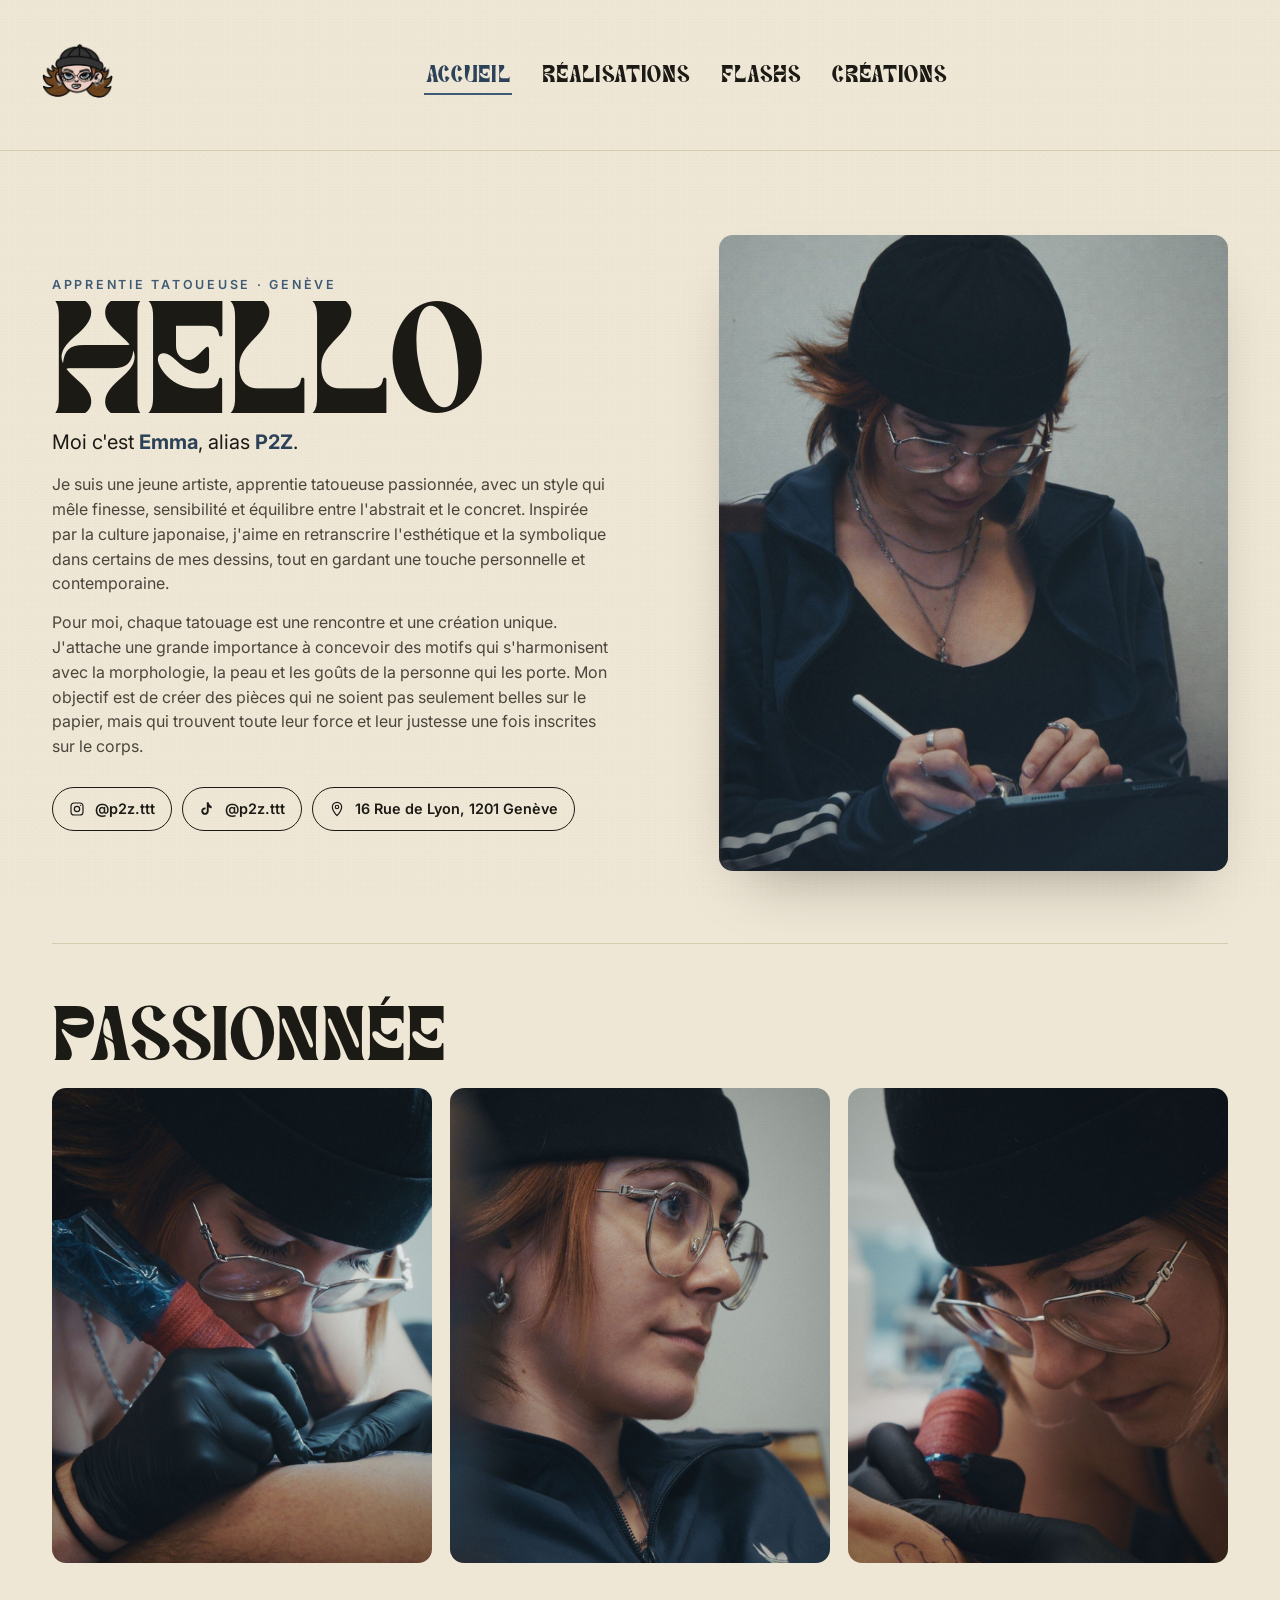
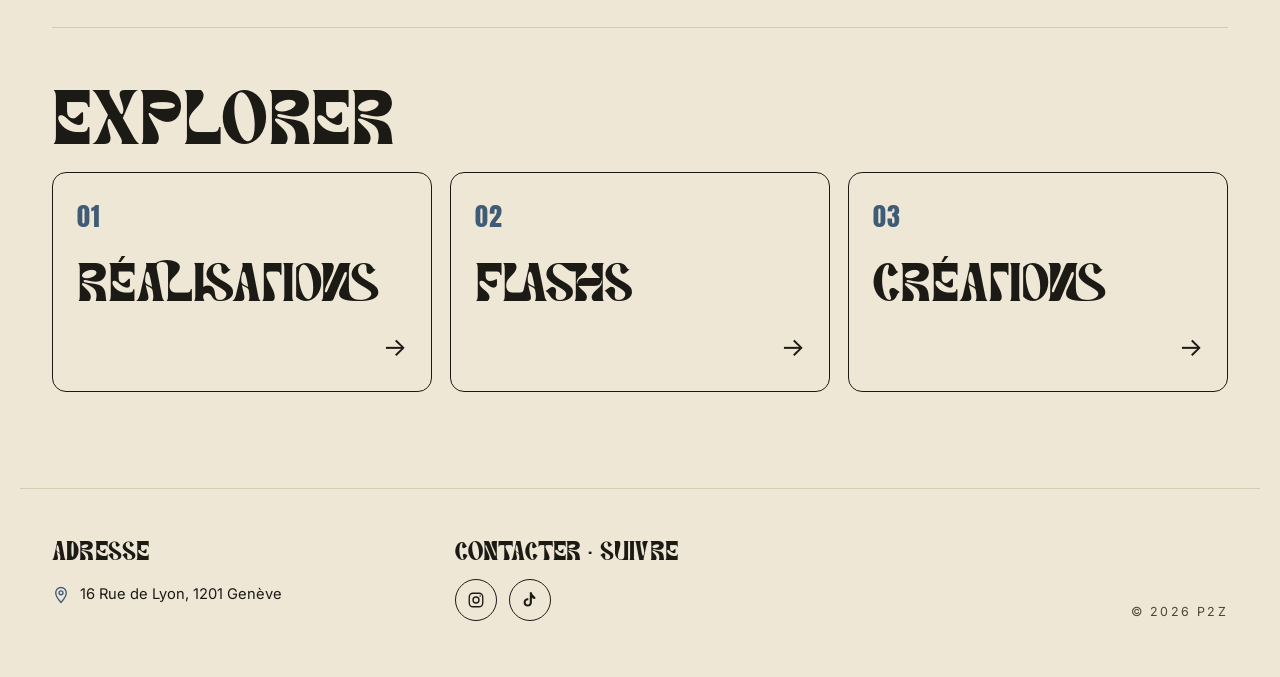
<file: index.html>
<!doctype html>
<html lang="fr">
<head>
<meta charset="utf-8">
<meta name="viewport" content="width=device-width,initial-scale=1">
<title>P2Z — Tatouage</title>
<link rel="icon" type="image/png" sizes="32x32" href="assets/presentation/favicon-32.png">
<link rel="icon" type="image/png" sizes="16x16" href="assets/presentation/favicon-16.png">
<link rel="apple-touch-icon" sizes="180x180" href="assets/presentation/apple-touch-icon.png">
<link rel="shortcut icon" href="favicon.ico">
<meta name="theme-color" content="#efe7d6">
<link rel="stylesheet" href="style.css">
<link rel="preconnect" href="https://fonts.googleapis.com">
<link rel="preconnect" href="https://fonts.gstatic.com" crossorigin>
<link href="https://fonts.googleapis.com/css2?family=Anton&family=Inter:wght@400;500;600;700&display=swap" rel="stylesheet">
</head>
<body data-page="accueil">

<header class="nav">
  <a class="brand" href="index.html" aria-label="Accueil">
    <img id="brand-logo" src="assets/presentation/logo.png" alt="P2Z" class="brand-logo">
  </a>
  <nav class="nav-links">
    <a href="index.html" class="active">Accueil</a>
    <a href="realisations.html">Réalisations</a>
    <a href="flashs.html">Flashs</a>
    <a href="creations.html">Créations</a>
  </nav>
  <button class="burger" aria-label="Ouvrir le menu" aria-expanded="false">
    <span></span><span></span><span></span>
  </button>
</header>

<main class="home">
  <section class="hero">
    <div class="hero-text">
      <p class="kicker" data-bind="home.kicker"></p>
      <h1 class="display" data-bind="home.title"></h1>
      <p class="signature" data-bind-html="home.signature_html"></p>
      <div data-bind-paragraphs="home.bio_paragraphs"></div>

      <div class="hero-meta" id="hero-meta"></div>
    </div>

    <div class="hero-portrait">
      <img id="hero-portrait" alt="Portrait P2Z">
      <span class="hero-deco"></span>
    </div>
  </section>

  <section class="strip">
    <h2 class="section-title" data-bind="home.atelier.title"></h2>
    <div class="strip-grid" id="strip-grid"></div>
  </section>

  <section class="cta">
    <h2 class="section-title">EXPLORER</h2>
    <div class="cta-grid">
      <a class="cta-card" href="realisations.html">
        <span class="cta-num">01</span>
        <span class="cta-label">Réalisations</span>
        <span class="cta-arrow">→</span>
      </a>
      <a class="cta-card" href="flashs.html">
        <span class="cta-num">02</span>
        <span class="cta-label">Flashs</span>
        <span class="cta-arrow">→</span>
      </a>
      <a class="cta-card" href="creations.html">
        <span class="cta-num">03</span>
        <span class="cta-label">Créations</span>
        <span class="cta-arrow">→</span>
      </a>
    </div>
  </section>
</main>

<footer class="foot" id="footer"></footer>

<script src="data.js"></script>
<script src="app.js"></script>
</body>
</html>
</file>
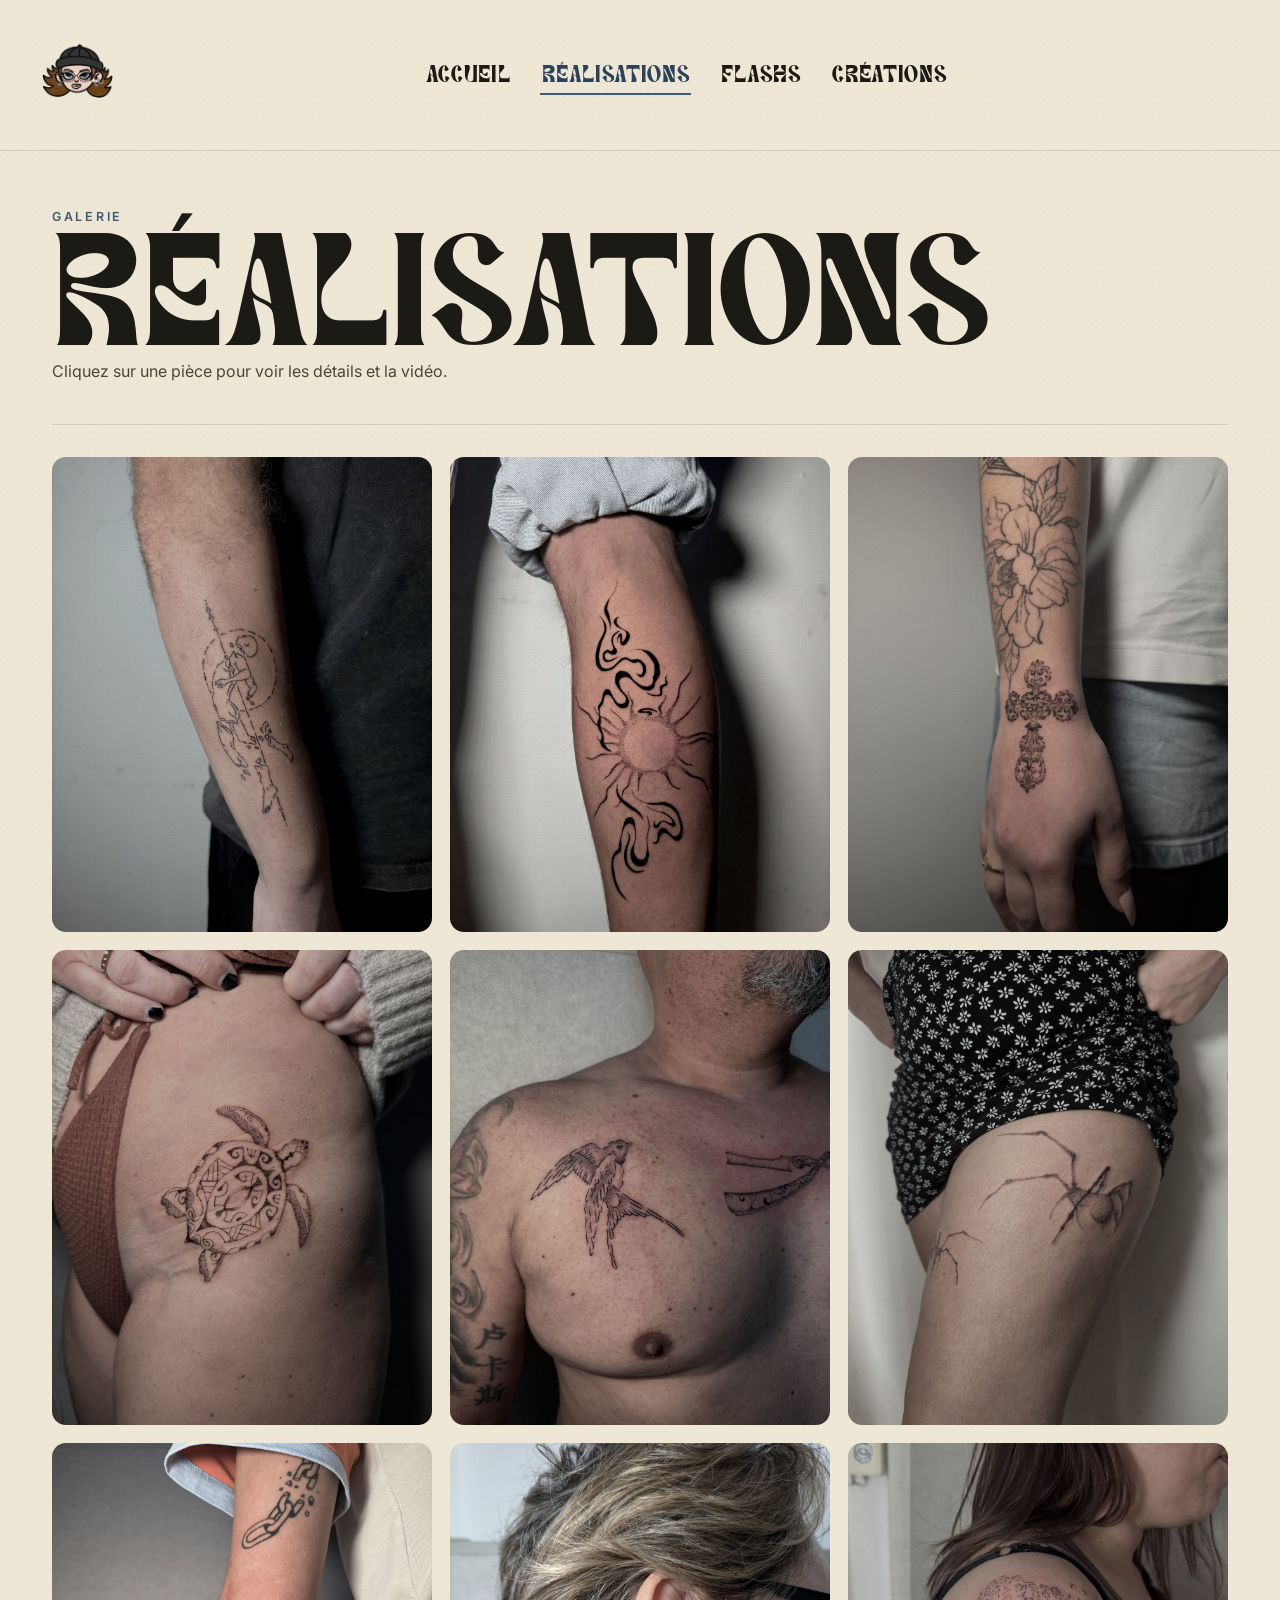
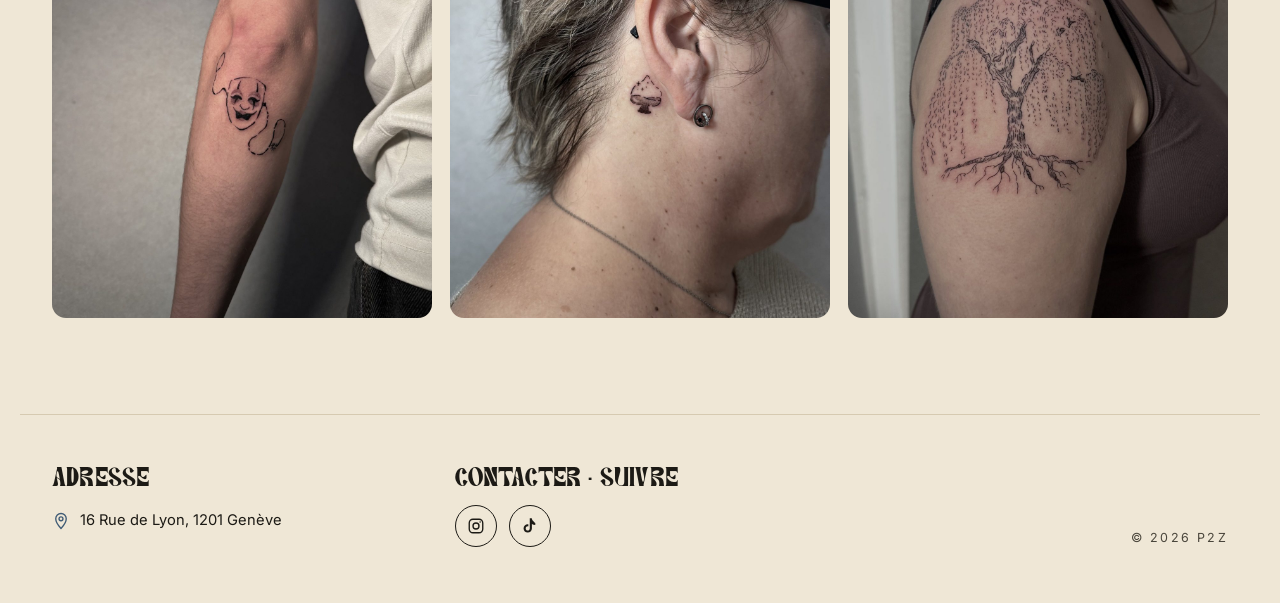
<file: realisations.html>
<!doctype html>
<html lang="fr">
<head>
<meta charset="utf-8">
<meta name="viewport" content="width=device-width,initial-scale=1">
<title>Réalisations — P2Z</title>
<link rel="icon" type="image/png" sizes="32x32" href="assets/presentation/favicon-32.png">
<link rel="icon" type="image/png" sizes="16x16" href="assets/presentation/favicon-16.png">
<link rel="apple-touch-icon" sizes="180x180" href="assets/presentation/apple-touch-icon.png">
<link rel="shortcut icon" href="favicon.ico">
<meta name="theme-color" content="#efe7d6">
<link rel="stylesheet" href="style.css">
<link rel="preconnect" href="https://fonts.googleapis.com">
<link rel="preconnect" href="https://fonts.gstatic.com" crossorigin>
<link href="https://fonts.googleapis.com/css2?family=Anton&family=Inter:wght@400;500;600;700&display=swap" rel="stylesheet">
</head>
<body data-page="realisations">

<header class="nav">
  <a class="brand" href="index.html" aria-label="Accueil">
    <img id="brand-logo" src="assets/presentation/logo.png" alt="P2Z" class="brand-logo">
  </a>
  <nav class="nav-links">
    <a href="index.html">Accueil</a>
    <a href="realisations.html" class="active">Réalisations</a>
    <a href="flashs.html">Flashs</a>
    <a href="creations.html">Créations</a>
  </nav>
  <button class="burger" aria-label="Ouvrir le menu" aria-expanded="false">
    <span></span><span></span><span></span>
  </button>
</header>

<main class="page">
  <header class="page-head">
    <p class="kicker">Galerie</p>
    <h1 class="display">RÉALISATIONS</h1>
    <p class="page-sub">Cliquez sur une pièce pour voir les détails et la vidéo.</p>
  </header>

  <section class="grid grid-3" id="real-grid"></section>
</main>

<div class="lightbox" id="lightbox" hidden>
  <button class="lb-close" aria-label="Fermer">×</button>
  <button class="lb-prev" aria-label="Précédent">‹</button>
  <button class="lb-next" aria-label="Suivant">›</button>
  <div class="lb-stage"></div>
  <div class="lb-caption"></div>
  <div class="lb-counter"></div>
</div>

<footer class="foot" id="footer"></footer>

<script src="data.js"></script>
<script src="app.js"></script>
</body>
</html>
</file>
<file: style.css>
/* =========================================================
   P2Z — feuille de style
   Palette : papier crème + bleu pastel foncé
   ========================================================= */

@font-face {
  font-family: "Generate Changes";
  src: url("assets/fonts/Generate Changes Demo.otf") format("opentype"),
       url("assets/fonts/Generate Changes Demo.ttf") format("truetype");
  font-weight: 400;
  font-style: normal;
  font-display: swap;
}

:root {
  --bg:        #efe7d6;
  --bg-soft:   #e7ddc6;
  --line:      #d6cab1;
  --ink:       #1c1a15;
  --ink-soft:  #4a463c;
  --blue:      #3f5b75;
  --blue-deep: #2c4259;
  --blue-soft: #c2d2dd;
  --radius:    14px;
  --maxw:      1240px;
  --t:         cubic-bezier(.22,.61,.36,1);
}

/* Stack typographique
   - Display (titres) : Generate Changes pour les lettres + Anton (Google Fonts)
     comme fallback complète pour TOUT caractère manquant (chiffres, "!", "°")
   - Numérique : on force directement Anton pour rester homogène */
* { box-sizing: border-box; }
html, body { margin: 0; padding: 0; }
body {
  background: var(--bg);
  color: var(--ink);
  font-family: "Inter", "Helvetica Neue", Helvetica, Arial, sans-serif;
  font-size: 16px;
  line-height: 1.55;
  -webkit-font-smoothing: antialiased;
  text-rendering: optimizeLegibility;
}
img { max-width: 100%; display: block; }
a { color: inherit; }

body::before {
  content: "";
  position: fixed; inset: 0; pointer-events: none;
  background-image:
    radial-gradient(rgba(60,40,20,.06) 1px, transparent 1px),
    radial-gradient(rgba(60,40,20,.04) 1px, transparent 1px);
  background-size: 3px 3px, 7px 7px;
  background-position: 0 0, 1px 2px;
  mix-blend-mode: multiply;
  opacity: .35;
  z-index: 9999;
}

/* =========================
   TYPOGRAPHIE
   ========================= */
.display, .section-title, .empty-title, .foot-title {
  font-family: "Generate Changes", "Anton", "Bebas Neue", Impact, "Arial Black", sans-serif;
  text-transform: uppercase;
  letter-spacing: .01em;
  font-weight: 400;
}
.display {
  font-size: clamp(3.2rem, 9vw, 7rem);
  line-height: .9;
  color: var(--ink);
  margin: 0;
}
.section-title {
  font-size: clamp(2rem, 4.5vw, 3.4rem);
  line-height: .95;
  margin: 0 0 28px;
}
.kicker {
  font-family: "Inter", sans-serif;
  text-transform: uppercase;
  letter-spacing: .22em;
  font-size: .78rem;
  font-weight: 600;
  color: var(--blue);
  margin: 0 0 14px;
}
.page-sub {
  color: var(--ink-soft);
  max-width: 520px;
  margin: 18px 0 0;
}

/* Numérique : Anton (sans-serif condensé) -> ne dépend pas de Generate Changes */
.cta-num, .real-num, .lb-counter, .ct-cat {
  font-family: "Anton", "Bebas Neue", Impact, "Arial Black", sans-serif;
  letter-spacing: .04em;
}

/* =========================
   NAVIGATION
   ========================= */
.nav {
  position: sticky; top: 0; z-index: 50;
  display: grid;
  grid-template-columns: auto 1fr auto;
  align-items: center;
  gap: 24px;
  padding: 10px 32px;
  background: rgba(239,231,214,.86);
  backdrop-filter: blur(8px);
  -webkit-backdrop-filter: blur(8px);
  border-bottom: 1px solid var(--line);
}
.brand {
  display: inline-flex; align-items: center;
  text-decoration: none;
  transition: transform .25s var(--t);
}
.brand:hover { transform: scale(1.04) rotate(-2deg); }
/* LOGO 2.5x plus grand : 52px -> 130px */
.brand-logo { height: 130px; width: auto; }

.nav-links {
  justify-self: center;
  display: flex; gap: 28px;
}
.nav-links a {
  text-decoration: none;
  font-family: "Generate Changes", "Anton", Impact, sans-serif;
  text-transform: uppercase;
  font-size: 1.05rem;
  letter-spacing: .04em;
  color: var(--ink);
  padding: 6px 2px;
  border-bottom: 2px solid transparent;
  transition: color .2s, border-color .2s;
}
.nav-links a:hover { color: var(--blue); }
.nav-links a.active {
  color: var(--blue-deep);
  border-bottom-color: var(--blue);
}

.burger {
  display: none;
  background: transparent; border: 0; padding: 6px; cursor: pointer;
  width: 40px; height: 40px;
  flex-direction: column; justify-content: center; gap: 5px;
}
.burger span {
  display: block; width: 24px; height: 2px; background: var(--ink); margin: 0 auto;
  transition: transform .3s var(--t), opacity .2s;
}
.burger.open span:nth-child(1) { transform: translateY(7px) rotate(45deg); }
.burger.open span:nth-child(2) { opacity: 0; }
.burger.open span:nth-child(3) { transform: translateY(-7px) rotate(-45deg); }

/* =========================
   HOME — HERO
   ========================= */
.home, .page {
  max-width: var(--maxw);
  margin: 0 auto;
  padding: 56px 32px 96px;
}
.hero {
  display: grid;
  grid-template-columns: 1.2fr 1fr;
  gap: 56px;
  align-items: center;
  padding-top: 28px;
  padding-bottom: 72px;
  border-bottom: 1px solid var(--line);
}
.hero-text .display { margin-top: 6px; }
.signature {
  font-size: 1.25rem;
  margin: 18px 0 8px;
  color: var(--ink);
}
.signature strong { color: var(--blue-deep); font-weight: 700; }
.lead {
  color: var(--ink-soft);
  max-width: 56ch;
  margin: 14px 0;
}
.hero-meta {
  display: flex; flex-wrap: wrap; gap: 10px; margin-top: 28px;
}
.chip {
  display: inline-flex; align-items: center; gap: 10px;
  text-decoration: none;
  padding: 10px 16px;
  border: 1px solid var(--ink);
  border-radius: 999px;
  background: transparent;
  font-size: .9rem;
  color: var(--ink);
  transition: background .25s var(--t), color .25s var(--t), transform .25s var(--t), border-color .25s var(--t);
}
.chip:hover {
  background: var(--blue);
  color: var(--bg);
  border-color: var(--blue);
  transform: translateY(-2px);
}
.chip-icon { display: inline-flex; width: 16px; height: 16px; }
.chip-icon svg { width: 100%; height: 100%; }
.chip-val { font-weight: 600; }

.hero-portrait {
  position: relative;
  aspect-ratio: 4 / 5;
  border-radius: var(--radius);
  overflow: hidden;
  box-shadow: 0 30px 60px -30px rgba(28,26,21,.4);
  background: var(--bg-soft);
}
.hero-portrait img {
  width: 100%; height: 100%; object-fit: cover;
}
.hero-deco {
  position: absolute; inset: 0;
  background: linear-gradient(160deg, transparent 60%, rgba(63,91,117,.18));
  pointer-events: none;
}

/* =========================
   HOME — STRIP & CTA
   ========================= */
.strip { padding: 64px 0; border-bottom: 1px solid var(--line); }
.strip-grid {
  display: grid;
  grid-template-columns: repeat(3, 1fr);
  gap: 18px;
}
.strip-grid figure {
  margin: 0;
  aspect-ratio: 4 / 5;
  overflow: hidden;
  border-radius: var(--radius);
  background: var(--bg-soft);
}
.strip-grid img {
  width: 100%; height: 100%; object-fit: cover;
  transition: transform .8s var(--t);
}
.strip-grid figure:hover img { transform: scale(1.04); }

.cta { padding: 64px 0 0; }
.cta-grid {
  display: grid;
  grid-template-columns: repeat(3, 1fr);
  gap: 18px;
}
.cta-card {
  position: relative;
  display: flex; flex-direction: column;
  justify-content: space-between;
  min-height: 220px;
  padding: 24px;
  border: 1px solid var(--ink);
  border-radius: var(--radius);
  text-decoration: none;
  color: var(--ink);
  background: transparent;
  transition: background .35s var(--t), color .35s var(--t), transform .35s var(--t);
  overflow: hidden;
}
.cta-card::before {
  content: "";
  position: absolute; inset: 0;
  background: var(--blue);
  transform: translateY(101%);
  transition: transform .5s var(--t);
  z-index: 0;
}
.cta-card > * { position: relative; z-index: 1; }
.cta-card:hover { color: var(--bg); border-color: var(--blue); transform: translateY(-4px); }
.cta-card:hover::before { transform: translateY(0); }
.cta-num {
  display: block;
  font-size: 1.6rem;
  color: var(--blue);
  transition: color .35s var(--t);
}
.cta-card:hover .cta-num { color: var(--bg); }
.cta-label {
  font-family: "Generate Changes", "Anton", Impact, sans-serif;
  font-size: clamp(1.6rem, 3vw, 2.4rem);
  text-transform: uppercase;
  line-height: 1;
}
.cta-arrow {
  display: inline-block;
  font-size: 1.6rem;
  align-self: flex-end;
  transform: translateX(0);
  transition: transform .35s var(--t);
}
.cta-card:hover .cta-arrow { transform: translateX(6px); }

/* =========================
   PAGE GENERIC HEAD
   ========================= */
.page-head {
  padding-bottom: 40px;
  margin-bottom: 32px;
  border-bottom: 1px solid var(--line);
}

/* =========================
   GRILLE
   ========================= */
.grid { display: grid; gap: 18px; }
.grid-3 { grid-template-columns: repeat(3, 1fr); }

/* RÉALISATIONS */
.real-tile {
  position: relative;
  aspect-ratio: 4 / 5;
  border-radius: var(--radius);
  overflow: hidden;
  background: var(--bg-soft);
  cursor: pointer;
  border: 0; padding: 0;
  font: inherit; color: inherit;
  text-align: left;
}
.real-tile img {
  width: 100%; height: 100%; object-fit: cover;
  transition: transform .8s var(--t), filter .4s var(--t);
}
.real-tile:hover img { transform: scale(1.06); filter: brightness(.85); }
.real-tile .real-label {
  position: absolute; inset: auto 0 0 0;
  padding: 16px 18px;
  display: flex; justify-content: space-between; align-items: center;
  color: var(--bg);
  background: linear-gradient(transparent, rgba(0,0,0,.55));
  opacity: 0;
  transform: translateY(6px);
  transition: opacity .35s var(--t), transform .35s var(--t);
}
.real-tile:hover .real-label { opacity: 1; transform: translateY(0); }
.real-num {
  text-transform: uppercase;
  font-size: 1.4rem;
  line-height: 1;
}
.real-pill {
  font-size: .72rem;
  padding: 4px 10px;
  border: 1px solid var(--bg);
  border-radius: 999px;
  text-transform: uppercase;
  letter-spacing: .18em;
}

/* FLASHS */
.flash-grid .flash-tile {
  position: relative;
  aspect-ratio: 1 / 1;
  border-radius: var(--radius);
  overflow: hidden;
  background: var(--bg-soft);
  cursor: zoom-in;
  border: 0; padding: 0; margin: 0;
  transition: transform .55s var(--t), box-shadow .55s var(--t);
}
.flash-grid .flash-tile img {
  width: 100%; height: 100%; object-fit: cover;
  transition: transform .8s var(--t);
}
.flash-grid .flash-tile:hover img { transform: scale(1.05); }
.flash-grid.has-open .flash-tile { opacity: .55; filter: saturate(.7); }
.flash-grid .flash-tile.open {
  grid-column: span 2;
  grid-row: span 2;
  z-index: 5;
  cursor: zoom-out;
  opacity: 1; filter: none;
  box-shadow: 0 30px 60px -25px rgba(28,26,21,.45);
}
.flash-grid .flash-tile.open img { object-fit: contain; background: var(--bg); }
.flash-tile .flash-title {
  position: absolute; left: 12px; bottom: 12px;
  background: rgba(28,26,21,.7);
  color: var(--bg);
  font-size: .75rem;
  padding: 4px 10px;
  border-radius: 999px;
  text-transform: uppercase;
  letter-spacing: .12em;
  opacity: 0;
  transition: opacity .3s;
}
.flash-tile:hover .flash-title,
.flash-tile.open .flash-title { opacity: 1; }

/* CRÉATIONS */
.creation-tile {
  background: var(--bg-soft);
  border-radius: var(--radius);
  overflow: hidden;
  display: flex;
  flex-direction: column;
}
.creation-tile .ct-img {
  aspect-ratio: 1 / 1;
  overflow: hidden;
}
.creation-tile .ct-img img {
  width: 100%; height: 100%; object-fit: cover;
  transition: transform .6s var(--t);
}
.creation-tile:hover .ct-img img { transform: scale(1.04); }
.creation-tile .ct-body { padding: 18px 20px 22px; }
.ct-cat {
  display: inline-block;
  color: var(--blue);
  text-transform: uppercase;
  font-size: .78rem;
  letter-spacing: .18em;
  margin-bottom: 6px;
}
.ct-title { margin: 0 0 6px; font-size: 1.1rem; }
.ct-desc { margin: 0; color: var(--ink-soft); font-size: .92rem; }

/* =========================
   LIGHTBOX
   ========================= */
.lightbox {
  position: fixed; inset: 0; z-index: 100;
  background: rgba(15,13,10,.92);
  display: flex; align-items: center; justify-content: center;
  padding: 32px;
  opacity: 0;
  transition: opacity .35s var(--t);
}
.lightbox.show { opacity: 1; }
.lightbox[hidden] { display: none; }
.lb-stage {
  position: relative;
  width: min(1100px, 96vw);
  height: min(82vh, 900px);
  display: flex; align-items: center; justify-content: center;
}
.lb-stage img,
.lb-stage video {
  max-width: 100%; max-height: 100%;
  object-fit: contain;
  border-radius: 10px;
  background: #000;
  box-shadow: 0 30px 60px -20px rgba(0,0,0,.7);
}
.lb-close, .lb-prev, .lb-next {
  position: absolute;
  background: transparent;
  color: var(--bg);
  border: 1px solid rgba(255,255,255,.35);
  width: 48px; height: 48px;
  border-radius: 999px;
  font-size: 1.6rem; line-height: 1;
  cursor: pointer;
  transition: background .25s, border-color .25s, transform .25s var(--t);
  display: flex; align-items: center; justify-content: center;
}
.lb-close:hover, .lb-prev:hover, .lb-next:hover {
  background: var(--blue); border-color: var(--blue);
  transform: scale(1.06);
}
.lb-close { top: 24px; right: 24px; }
.lb-prev { left: 24px; top: 50%; transform: translateY(-50%); }
.lb-next { right: 24px; top: 50%; transform: translateY(-50%); }
.lb-prev:hover { transform: translateY(-50%) scale(1.06); }
.lb-next:hover { transform: translateY(-50%) scale(1.06); }
.lb-counter {
  position: absolute;
  bottom: 24px; left: 50%; transform: translateX(-50%);
  color: var(--bg);
  font-size: 1rem; letter-spacing: .18em;
  padding: 6px 14px;
  border: 1px solid rgba(255,255,255,.25);
  border-radius: 999px;
}
.lb-caption {
  position: absolute;
  bottom: 64px;
  left: 50%;
  transform: translateX(-50%);
  color: var(--bg);
  max-width: 80vw;
  text-align: center;
  font-size: .95rem;
  opacity: .85;
}

/* =========================
   PAGE CRÉATIONS (vide)
   ========================= */
.empty-section { display: flex; justify-content: center; padding: 40px 0 0; }
.empty-box {
  text-align: center;
  padding: 64px 28px;
  border: 1px dashed var(--blue);
  border-radius: var(--radius);
  background: rgba(63,91,117,.05);
  width: 100%; max-width: 720px;
}
.empty-num { color: var(--blue); letter-spacing: .8em; display: block; margin-bottom: 12px; }
.empty-title {
  font-size: clamp(1.8rem, 4vw, 3rem);
  color: var(--blue-deep);
  margin: 0 0 18px;
}
.empty-cats {
  margin-top: 24px;
  text-transform: uppercase;
  letter-spacing: .22em;
  font-size: .78rem;
  color: var(--ink-soft);
  display: inline-flex; gap: 8px;
}

/* =========================
   FOOTER
   ========================= */
.foot {
  max-width: var(--maxw);
  margin: 0 auto;
  padding: 48px 32px 56px;
  display: grid;
  grid-template-columns: 1fr 1fr 1fr;
  gap: 32px;
  border-top: 1px solid var(--line);
  color: var(--ink-soft);
  font-size: .92rem;
  align-items: start;
}
.foot-title {
  font-size: 1.15rem;
  margin: 0 0 14px;
  color: var(--ink);
}
.foot-link {
  display: block;
  text-decoration: none;
  color: var(--ink);
  padding: 4px 0;
  transition: color .2s;
}
.foot-link:hover { color: var(--blue); }
.foot-with-icon { display: inline-flex; align-items: center; gap: 10px; }
.foot-icon {
  display: inline-flex; align-items: center;
  width: 18px; height: 18px;
  color: var(--blue);
}
.foot-icon svg { width: 100%; height: 100%; }
.social-row { display: flex; gap: 12px; margin-top: 4px; }
.social-icon {
  display: inline-flex; align-items: center; justify-content: center;
  width: 42px; height: 42px;
  border: 1px solid var(--ink);
  border-radius: 999px;
  color: var(--ink);
  transition: background .25s, color .25s, border-color .25s, transform .25s var(--t);
}
.social-icon svg { width: 18px; height: 18px; }
.social-icon:hover {
  background: var(--blue);
  color: var(--bg);
  border-color: var(--blue);
  transform: translateY(-2px);
}
.foot-credit {
  text-align: right;
  align-self: end;
  text-transform: uppercase;
  letter-spacing: .18em;
  font-size: .78rem;
}

/* =========================
   RESPONSIVE
   ========================= */
@media (max-width: 960px) {
  .brand-logo { height: 96px; }
  .hero { grid-template-columns: 1fr; gap: 32px; padding-bottom: 56px; }
  .strip-grid, .cta-grid { grid-template-columns: 1fr 1fr; }
  .grid-3 { grid-template-columns: repeat(2, 1fr); }
  .flash-grid .flash-tile.open { grid-column: span 2; grid-row: span 2; }
  .foot { grid-template-columns: 1fr 1fr; }
  .foot-credit { grid-column: 1 / -1; text-align: left; }
}
@media (max-width: 700px) {
  .nav { padding: 8px 18px; grid-template-columns: auto auto; }
  .brand-logo { height: 72px; }
  .nav-links {
    position: fixed; inset: 90px 0 auto 0;
    background: var(--bg);
    flex-direction: column; align-items: center;
    padding: 22px 0 32px;
    border-bottom: 1px solid var(--line);
    transform: translateY(-130%);
    transition: transform .35s var(--t);
    box-shadow: 0 14px 30px -20px rgba(0,0,0,.25);
  }
  .nav-links.open { transform: translateY(0); }
  .nav-links a { font-size: 1.3rem; }
  .burger { display: inline-flex; justify-self: end; }
  .home, .page { padding: 32px 18px 64px; }
  .strip-grid, .cta-grid { grid-template-columns: 1fr; }
  .grid-3 { grid-template-columns: 1fr 1fr; gap: 10px; }
  .flash-grid .flash-tile.open { grid-column: span 2; grid-row: span 2; }
  .lb-close, .lb-prev, .lb-next { width: 40px; height: 40px; }
  .lb-close { top: 16px; right: 16px; }
  .lb-prev { left: 8px; }
  .lb-next { right: 8px; }
  .foot { grid-template-columns: 1fr; padding: 32px 18px 40px; }
  .foot-credit { text-align: left; }
}

/* =========================
   APPARITION
   ========================= */
@keyframes fadeUp {
  from { opacity: 0; transform: translateY(14px); }
  to   { opacity: 1; transform: translateY(0); }
}
.home > section, .page > section, .page-head {
  animation: fadeUp .6s var(--t) both;
}
.home > section:nth-child(2) { animation-delay: .08s; }
.home > section:nth-child(3) { animation-delay: .16s; }

/* =========================
   Surcharge de police par champ (gérée depuis l'admin)
   ========================= */
.font-generate { font-family: "Generate Changes", "Anton", "Bebas Neue", Impact, "Arial Black", sans-serif !important; }
.font-anton    { font-family: "Anton", "Bebas Neue", Impact, "Arial Black", sans-serif !important; letter-spacing: .02em !important; }

/* =========================
   CRÉATIONS — sections par catégorie
   ========================= */
.cat-section {
  margin: 0 0 64px;
  animation: fadeUp .6s var(--t) both;
}
.cat-section:last-child { margin-bottom: 0; }
.cat-section .section-title {
  margin: 0 0 24px;
  position: relative;
  padding-bottom: 14px;
}
.cat-section .section-title::after {
  content: "";
  position: absolute;
  left: 0; bottom: 0;
  width: 56px; height: 3px;
  background: var(--blue);
  border-radius: 2px;
}
.ct-noimg {
  width: 100%; height: 100%;
  display: flex; align-items: center; justify-content: center;
  color: var(--ink-soft);
  background: var(--bg-soft);
  font-size: .85rem;
  letter-spacing: .12em;
  text-transform: uppercase;
}

/* Catégorie "À venir" */
.cat-coming {
  color: var(--ink-soft);
  font-size: .9rem;
  letter-spacing: .18em;
  text-transform: uppercase;
  margin: 0;
  padding: 8px 0 24px;
}

/* Layout spécial Porte-clés : grande image + 3 en dessous */
.portecles-layout {
  display: flex;
  flex-direction: column;
  gap: 16px;
}
.portecles-main .creation-tile {
  max-width: 520px;
  margin: 0 auto;
}
.portecles-main .creation-tile .ct-img {
  aspect-ratio: 3 / 4;
}
.portecles-sub {
  display: grid;
  grid-template-columns: repeat(3, 1fr);
  gap: 16px;
}
@media (max-width: 600px) {
  .portecles-sub { grid-template-columns: repeat(2, 1fr); }
  .portecles-main .creation-tile { max-width: 100%; }

/* Sous-photos porte-clés : carré arrondi cliquable */
.ct-pk-sub {
  aspect-ratio: 1 / 1;
  border-radius: 14px;
  overflow: hidden;
  cursor: pointer;
  display: block;
}
.ct-pk-sub img {
  width: 100%;
  height: 100%;
  object-fit: cover;
  display: block;
  transition: transform .45s var(--t);
}
.ct-pk-sub:hover img { transform: scale(1.06); }

}


/* Tuile création cliquable (avec galerie) */
.ct-clickable {
  cursor: pointer;
}
.ct-clickable .ct-img { position: relative; }
.ct-gallery-badge {
  position: absolute;
  bottom: 10px; right: 10px;
  background: rgba(15,13,10,.65);
  color: #fff;
  font-size: .72rem;
  letter-spacing: .12em;
  text-transform: uppercase;
  padding: 4px 9px;
  border-radius: 20px;
  pointer-events: none;
  opacity: 0;
  transition: opacity .25s;
}
.ct-clickable:hover .ct-gallery-badge { opacity: 1; }
</file>
